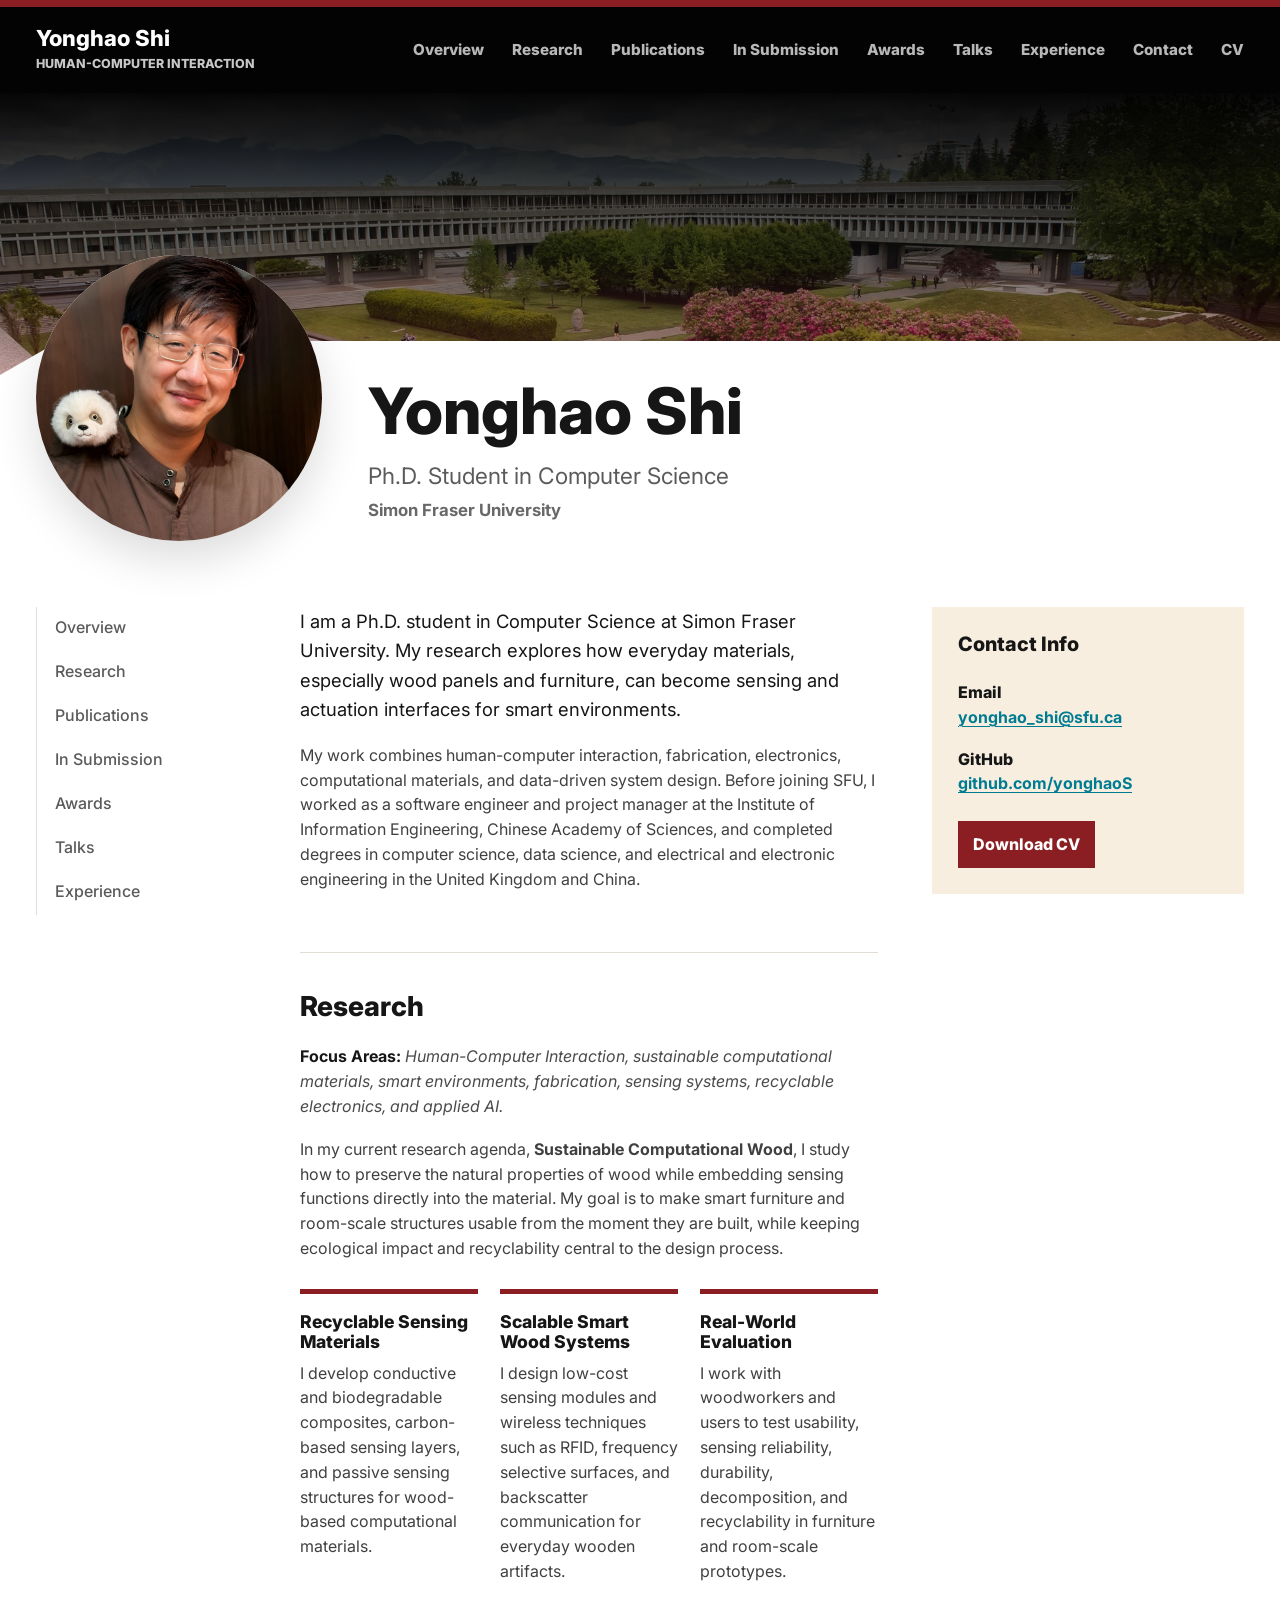
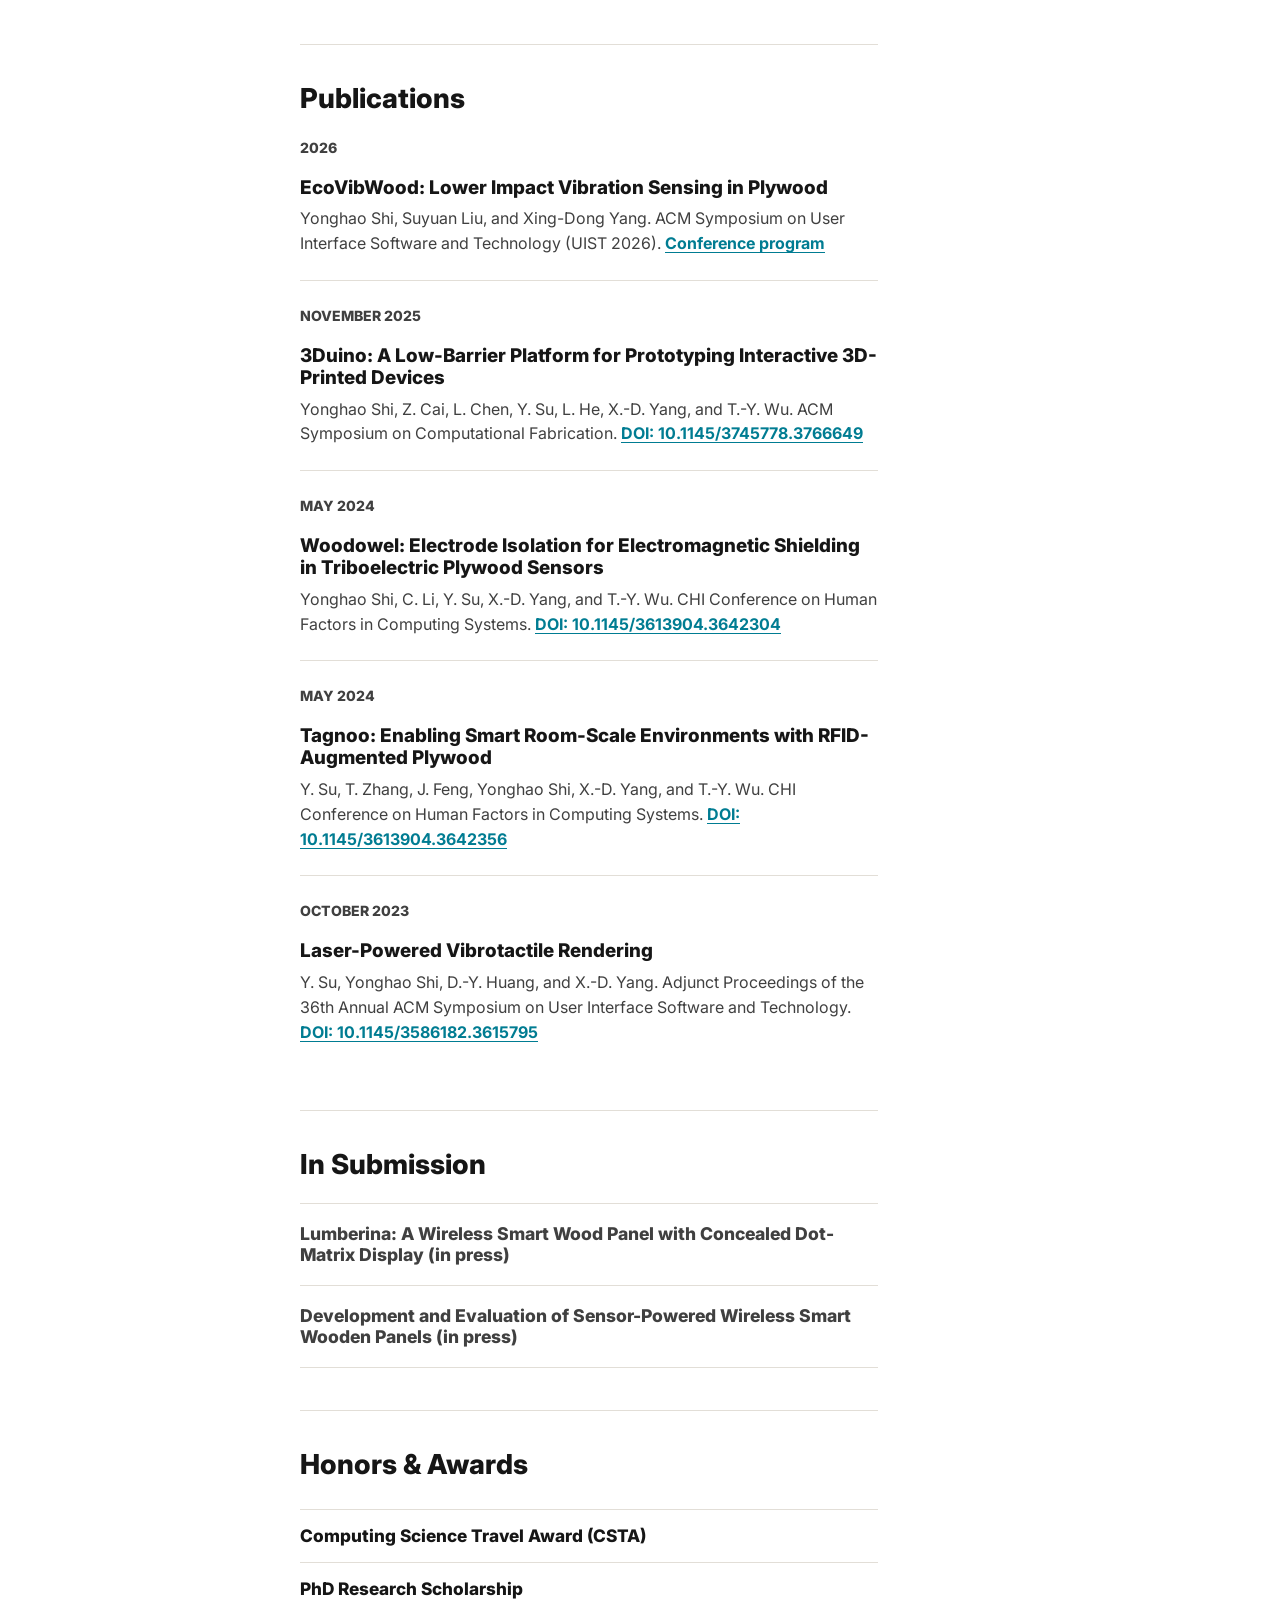
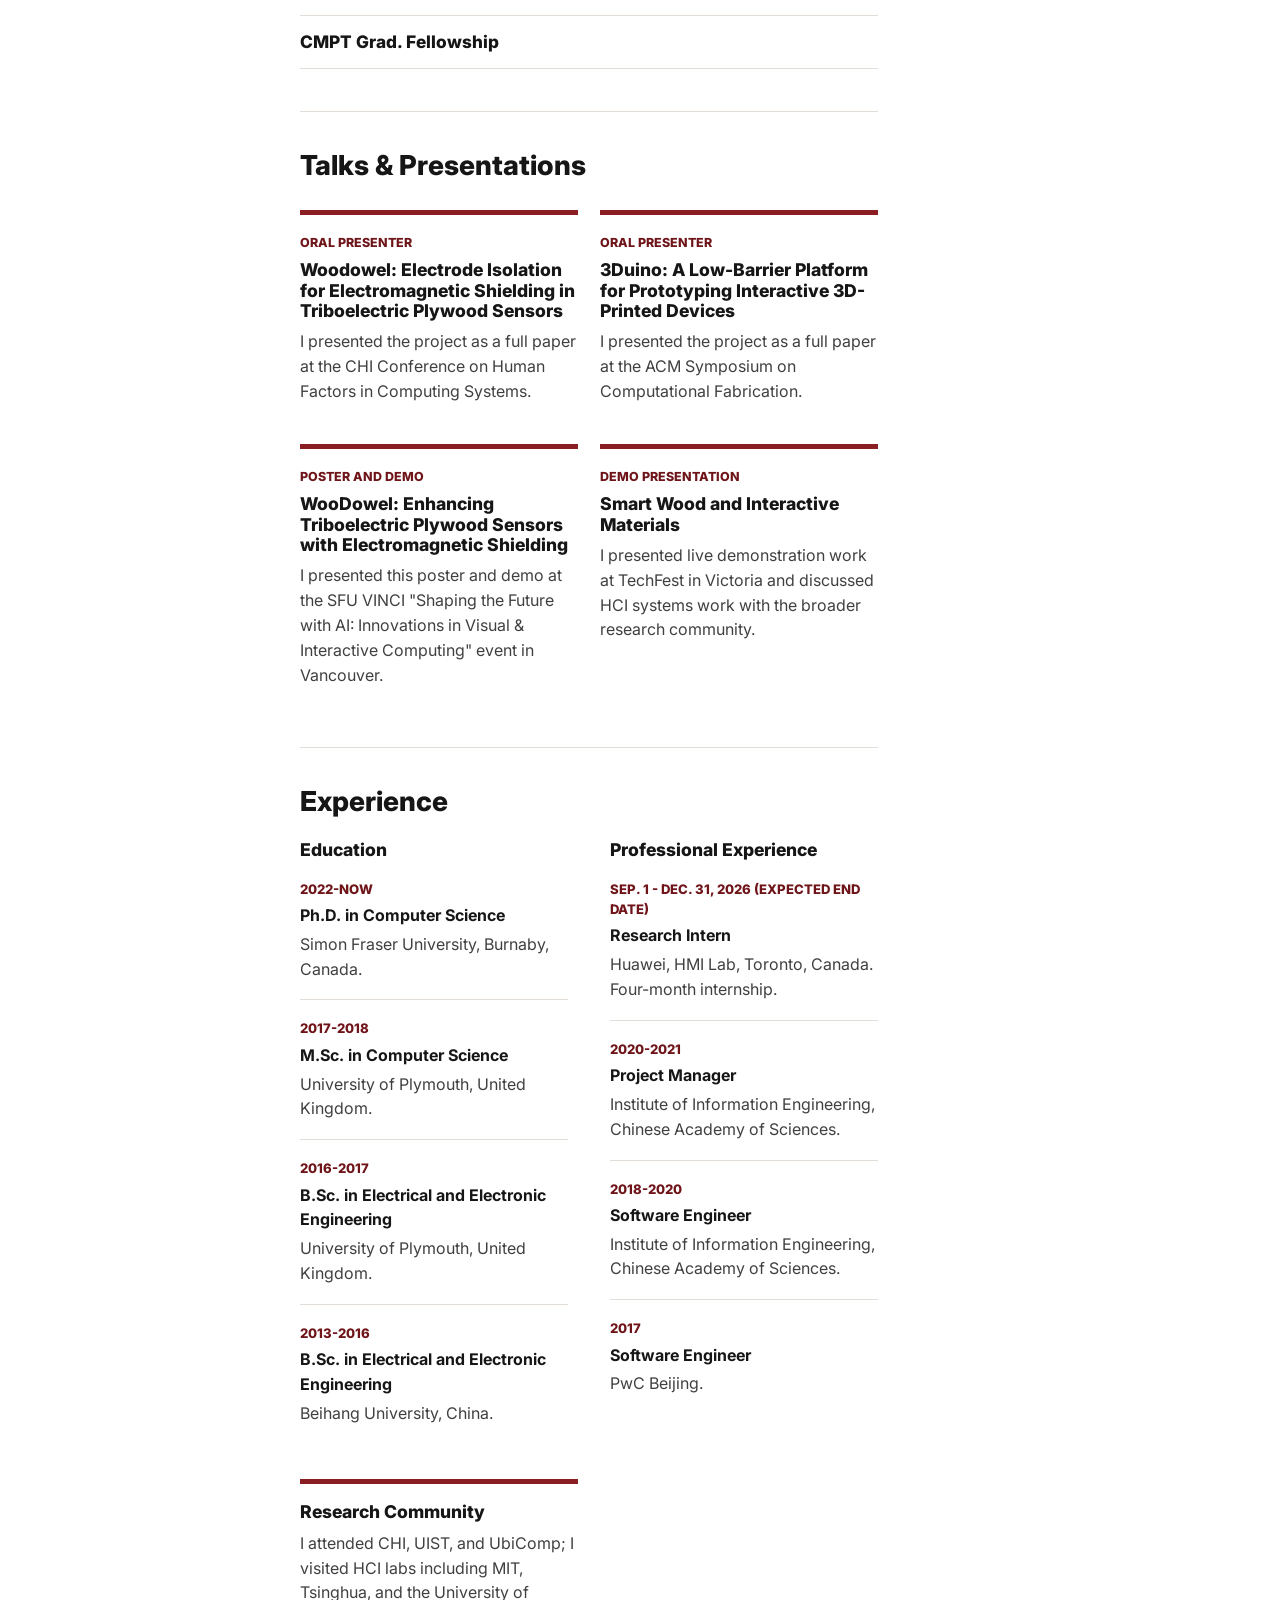
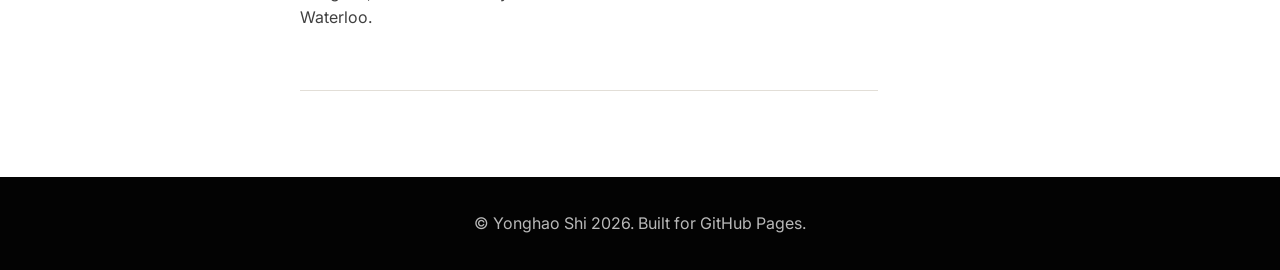
<file: index.html>
<!DOCTYPE html>
<html lang="en">

<head>
  <meta charset="utf-8" />
  <meta name="viewport" content="width=device-width, initial-scale=1" />
  <meta name="description" content="I am a Ph.D. student in Computer Science at Simon Fraser University, researching human-computer interaction, sustainable computational wood, smart environments, and computational materials." />
  <meta name="author" content="Yonghao Shi" />
  <meta name="robots" content="index, follow" />
  <meta name="googlebot" content="index, follow" />
  <title>Yonghao Shi | HCI Ph.D. Student at Simon Fraser University</title>
  <link rel="canonical" href="https://yonghaos.github.io/" />
  <link rel="me" href="https://github.com/yonghaoS" />
  <link rel="sitemap" type="application/xml" href="https://yonghaos.github.io/sitemap.xml" />
  <meta property="og:type" content="profile" />
  <meta property="og:title" content="Yonghao Shi | HCI Ph.D. Student at Simon Fraser University" />
  <meta property="og:description" content="Yonghao Shi is a Ph.D. student in Computer Science at Simon Fraser University researching HCI, smart environments, sustainable computational wood, and computational materials." />
  <meta property="og:url" content="https://yonghaos.github.io/" />
  <meta property="og:site_name" content="Yonghao Shi" />
  <meta property="og:image" content="https://yonghaos.github.io/static/assets/img/photo-retouched.png" />
  <meta name="twitter:card" content="summary" />
  <meta name="twitter:title" content="Yonghao Shi | HCI Ph.D. Student at Simon Fraser University" />
  <meta name="twitter:description" content="Researching HCI, smart environments, sustainable computational wood, and computational materials at Simon Fraser University." />
  <meta name="twitter:image" content="https://yonghaos.github.io/static/assets/img/photo-retouched.png" />
  <script type="application/ld+json">
    {
      "@context": "https://schema.org",
      "@type": "Person",
      "@id": "https://yonghaos.github.io/#person",
      "name": "Yonghao Shi",
      "givenName": "Yonghao",
      "familyName": "Shi",
      "url": "https://yonghaos.github.io/",
      "image": "https://yonghaos.github.io/static/assets/img/photo-retouched.png",
      "email": "mailto:yonghao_shi@sfu.ca",
      "jobTitle": "Ph.D. Student in Computer Science",
      "affiliation": {
        "@type": "CollegeOrUniversity",
        "name": "Simon Fraser University",
        "url": "https://www.sfu.ca/"
      },
      "sameAs": [
        "https://github.com/yonghaoS"
      ],
      "knowsAbout": [
        "Human-Computer Interaction",
        "Smart Environments",
        "Computational Materials",
        "Sustainable Computational Wood",
        "RFID-Augmented Environments",
        "Applied AI"
      ],
      "subjectOf": [
        {
          "@type": "ScholarlyArticle",
          "name": "3Duino: A Low-Barrier Platform for Prototyping Interactive 3D-Printed Devices",
          "url": "https://doi.org/10.1145/3745778.3766649"
        },
        {
          "@type": "ScholarlyArticle",
          "name": "Woodowel: Electrode Isolation for Electromagnetic Shielding in Triboelectric Plywood Sensors",
          "url": "https://doi.org/10.1145/3613904.3642304"
        },
        {
          "@type": "ScholarlyArticle",
          "name": "Tagnoo: Enabling Smart Room-Scale Environments with RFID-Augmented Plywood",
          "url": "https://doi.org/10.1145/3613904.3642356"
        },
        {
          "@type": "ScholarlyArticle",
          "name": "Laser-Powered Vibrotactile Rendering",
          "url": "https://doi.org/10.1145/3586182.3615795"
        }
      ]
    }
  </script>
  <link rel="preconnect" href="https://fonts.googleapis.com" />
  <link rel="preconnect" href="https://fonts.gstatic.com" crossorigin />
  <link href="https://fonts.googleapis.com/css2?family=Inter:wght@400;500;600;700;800&display=swap" rel="stylesheet" />
  <link rel="stylesheet" href="static/css/main.css" />
</head>

<body>
  <a class="skip-link" href="#main-content">Skip to content</a>

  <header class="site-header">
    <div class="header-rule" aria-hidden="true"></div>
    <nav class="main-nav" aria-label="Primary navigation">
      <a class="site-brand" href="#home" aria-label="Yonghao Shi homepage">
        <span>Yonghao Shi</span>
        <strong>Human-Computer Interaction</strong>
      </a>
      <button class="nav-toggle" type="button" aria-expanded="false" aria-controls="primary-menu">
        <span>Menu</span>
      </button>
      <div class="nav-links" id="primary-menu">
        <a href="#overview">Overview</a>
        <a href="#research">Research</a>
        <a href="#publications">Publications</a>
        <a href="#submissions">In Submission</a>
        <a href="#awards">Awards</a>
        <a href="#talks">Talks</a>
        <a href="#experience">Experience</a>
        <a href="#contact">Contact</a>
        <a href="static/assets/Yonghao_Shi_CV_2026.pdf">CV</a>
      </div>
    </nav>
  </header>

  <main id="main-content">
    <section class="profile-hero" id="home" aria-label="Profile introduction">
      <div class="hero-band" aria-hidden="true"></div>
      <div class="hero-shell">
        <div class="portrait-frame">
          <img src="static/assets/img/photo-retouched.png" alt="Portrait of Yonghao Shi" />
        </div>
        <div class="identity">
          <h1>Yonghao Shi</h1>
          <p class="role">Ph.D. Student in Computer Science</p>
          <p class="affiliation">Simon Fraser University</p>
        </div>
      </div>
    </section>

    <div class="profile-layout">
      <aside class="section-nav" aria-label="Page sections">
        <a href="#overview">Overview</a>
        <a href="#research">Research</a>
        <a href="#publications">Publications</a>
        <a href="#submissions">In Submission</a>
        <a href="#awards">Awards</a>
        <a href="#talks">Talks</a>
        <a href="#experience">Experience</a>
      </aside>

      <article class="profile-content">
        <section class="content-block overview-block" id="overview">
          <p class="intro">
            I am a Ph.D. student in Computer Science at Simon Fraser University. My research explores
            how everyday materials, especially wood panels and furniture, can become sensing
            and actuation interfaces for smart environments.
          </p>
          <p>
            My work combines human-computer interaction, fabrication, electronics, computational
            materials, and data-driven system design. Before joining SFU, I worked as a software engineer
            and project manager at the Institute of Information Engineering, Chinese Academy of Sciences,
            and completed degrees in computer science, data science, and electrical and
            electronic engineering in the United Kingdom and China.
          </p>
        </section>

        <section class="content-block" id="research">
          <h2>Research</h2>
          <p class="focus-line">
            <strong>Focus Areas:</strong> Human-Computer Interaction, sustainable computational
            materials, smart environments, fabrication, sensing systems, recyclable electronics, and
            applied AI.
          </p>
          <p>
            In my current research agenda, <strong>Sustainable Computational Wood</strong>, I study how
            to preserve the natural properties of wood while embedding sensing functions directly into
            the material. My goal is to make smart furniture and room-scale structures usable from the
            moment they are built, while keeping ecological impact and recyclability central to the
            design process.
          </p>

          <div class="research-list" aria-label="Research directions">
            <article>
              <h3>Recyclable Sensing Materials</h3>
              <p>
                I develop conductive and biodegradable composites, carbon-based sensing layers, and
                passive sensing structures for wood-based computational materials.
              </p>
            </article>
            <article>
              <h3>Scalable Smart Wood Systems</h3>
              <p>
                I design low-cost sensing modules and wireless techniques such as RFID, frequency
                selective surfaces, and backscatter communication for everyday wooden artifacts.
              </p>
            </article>
            <article>
              <h3>Real-World Evaluation</h3>
              <p>
                I work with woodworkers and users to test usability, sensing reliability, durability,
                decomposition, and recyclability in furniture and room-scale prototypes.
              </p>
            </article>
          </div>
        </section>

        <section class="content-block" id="publications">
          <h2>Publications</h2>
          <div class="publication-list">
            <article class="publication">
              <p class="pub-date">2026</p>
              <h3>EcoVibWood: Lower Impact Vibration Sensing in Plywood</h3>
              <p>
                Yonghao Shi, Suyuan Liu, and Xing-Dong Yang.
                ACM Symposium on User Interface Software and Technology (UIST 2026).
                <a href="https://programs.sigchi.org/uist/2026/program/content/262722">Conference program</a>
              </p>
            </article>
            <article class="publication">
              <p class="pub-date">November 2025</p>
              <h3>3Duino: A Low-Barrier Platform for Prototyping Interactive 3D-Printed Devices</h3>
              <p>
                Yonghao Shi, Z. Cai, L. Chen, Y. Su, L. He, X.-D. Yang, and T.-Y. Wu.
                ACM Symposium on Computational Fabrication.
                <a href="https://doi.org/10.1145/3745778.3766649">DOI: 10.1145/3745778.3766649</a>
              </p>
            </article>
            <article class="publication">
              <p class="pub-date">May 2024</p>
              <h3>Woodowel: Electrode Isolation for Electromagnetic Shielding in Triboelectric Plywood Sensors</h3>
              <p>
                Yonghao Shi, C. Li, Y. Su, X.-D. Yang, and T.-Y. Wu.
                CHI Conference on Human Factors in Computing Systems.
                <a href="https://doi.org/10.1145/3613904.3642304">DOI: 10.1145/3613904.3642304</a>
              </p>
            </article>
            <article class="publication">
              <p class="pub-date">May 2024</p>
              <h3>Tagnoo: Enabling Smart Room-Scale Environments with RFID-Augmented Plywood</h3>
              <p>
                Y. Su, T. Zhang, J. Feng, Yonghao Shi, X.-D. Yang, and T.-Y. Wu.
                CHI Conference on Human Factors in Computing Systems.
                <a href="https://doi.org/10.1145/3613904.3642356">DOI: 10.1145/3613904.3642356</a>
              </p>
            </article>
            <article class="publication">
              <p class="pub-date">October 2023</p>
              <h3>Laser-Powered Vibrotactile Rendering</h3>
              <p>
                Y. Su, Yonghao Shi, D.-Y. Huang, and X.-D. Yang.
                Adjunct Proceedings of the 36th Annual ACM Symposium on User Interface Software and Technology.
                <a href="https://dl-acm-org.proxy.lib.sfu.ca/doi/10.1145/3586182.3615795">DOI: 10.1145/3586182.3615795</a>
              </p>
            </article>
          </div>
        </section>

        <section class="content-block" id="submissions">
          <h2>In Submission</h2>
          <div class="submission-list">
            <article>
              <h3>Lumberina: A Wireless Smart Wood Panel with Concealed Dot-Matrix Display (in press)</h3>
            </article>
            <article>
              <h3>Development and Evaluation of Sensor-Powered Wireless Smart Wooden Panels (in press)</h3>
            </article>
          </div>
        </section>

        <section class="content-block" id="awards">
          <h2>Honors & Awards</h2>
          <div class="award-list">
            <article>
              <h3>Computing Science Travel Award (CSTA)</h3>
            </article>
            <article>
              <h3>PhD Research Scholarship</h3>
            </article>
            <article>
              <h3>CMPT Grad. Fellowship</h3>
            </article>
          </div>
        </section>

        <section class="content-block" id="talks">
          <h2>Talks & Presentations</h2>
          <div class="talk-list">
            <article>
              <span>Oral presenter</span>
              <h3>Woodowel: Electrode Isolation for Electromagnetic Shielding in Triboelectric Plywood Sensors</h3>
              <p>I presented the project as a full paper at the CHI Conference on Human Factors in Computing Systems.</p>
            </article>
            <article>
              <span>Oral presenter</span>
              <h3>3Duino: A Low-Barrier Platform for Prototyping Interactive 3D-Printed Devices</h3>
              <p>I presented the project as a full paper at the ACM Symposium on Computational Fabrication.</p>
            </article>
            <article>
              <span>Poster and demo</span>
              <h3>WooDowel: Enhancing Triboelectric Plywood Sensors with Electromagnetic Shielding</h3>
              <p>I presented this poster and demo at the SFU VINCI "Shaping the Future with AI: Innovations in Visual & Interactive Computing" event in Vancouver.</p>
            </article>
            <article>
              <span>Demo presentation</span>
              <h3>Smart Wood and Interactive Materials</h3>
              <p>I presented live demonstration work at TechFest in Victoria and discussed HCI systems work with the broader research community.</p>
            </article>
          </div>
        </section>

        <section class="content-block" id="experience">
          <h2>Experience</h2>
          <div class="experience-grid">
            <div>
              <h3>Education</h3>
              <ol class="timeline">
                <li>
                  <span>2022-now</span>
                  <strong>Ph.D. in Computer Science</strong>
                  <p>Simon Fraser University, Burnaby, Canada.</p>
                </li>
                <li>
                  <span>2017-2018</span>
                  <strong>M.Sc. in Computer Science</strong>
                  <p>University of Plymouth, United Kingdom.</p>
                </li>
                <li>
                  <span>2016-2017</span>
                  <strong>B.Sc. in Electrical and Electronic Engineering</strong>
                  <p>University of Plymouth, United Kingdom.</p>
                </li>
                <li>
                  <span>2013-2016</span>
                  <strong>B.Sc. in Electrical and Electronic Engineering</strong>
                  <p>Beihang University, China.</p>
                </li>
              </ol>
            </div>
            <div>
              <h3>Professional Experience</h3>
              <ol class="timeline">
                <li>
                  <span>Sep. 1 - Dec. 31, 2026 (expected end date)</span>
                  <strong>Research Intern</strong>
                  <p>Huawei, HMI Lab, Toronto, Canada. Four-month internship.</p>
                </li>
                <li>
                  <span>2020-2021</span>
                  <strong>Project Manager</strong>
                  <p>Institute of Information Engineering, Chinese Academy of Sciences.</p>
                </li>
                <li>
                  <span>2018-2020</span>
                  <strong>Software Engineer</strong>
                  <p>Institute of Information Engineering, Chinese Academy of Sciences.</p>
                </li>
                <li>
                  <span>2017</span>
                  <strong>Software Engineer</strong>
                  <p>PwC Beijing.</p>
                </li>
              </ol>
            </div>
          </div>

          <div class="notes-grid">
            <article>
              <h3>Research Community</h3>
              <p>
                I attended CHI, UIST, and UbiComp; I visited HCI labs including MIT, Tsinghua, and the
                University of Waterloo.
              </p>
            </article>
          </div>
        </section>
      </article>

      <aside class="contact-card" id="contact" aria-label="Contact information">
        <h2>Contact Info</h2>
        <dl>
          <div>
            <dt>Email</dt>
            <dd><a href="mailto:yonghao_shi@sfu.ca">yonghao_shi@sfu.ca</a></dd>
          </div>
          <div>
            <dt>GitHub</dt>
            <dd><a href="https://github.com/yonghaoS">github.com/yonghaoS</a></dd>
          </div>
        </dl>
        <a class="cv-link" href="static/assets/Yonghao_Shi_CV_2026.pdf">Download CV</a>
      </aside>
    </div>
  </main>

  <footer class="site-footer">
    <p>&copy; Yonghao Shi 2026. Built for GitHub Pages.</p>
  </footer>

  <script>
    const toggle = document.querySelector(".nav-toggle");
    const menu = document.querySelector(".nav-links");

    toggle.addEventListener("click", () => {
      const isOpen = toggle.getAttribute("aria-expanded") === "true";
      toggle.setAttribute("aria-expanded", String(!isOpen));
      menu.classList.toggle("is-open");
    });

    menu.querySelectorAll("a").forEach((link) => {
      link.addEventListener("click", () => {
        toggle.setAttribute("aria-expanded", "false");
        menu.classList.remove("is-open");
      });
    });
  </script>
</body>

</html>
</file>
<file: static/css/main.css>
:root {
  --maroon: #8b1e22;
  --maroon-dark: #6f1519;
  --black: #030303;
  --ink: #161616;
  --body: #404040;
  --muted: #686868;
  --link: #007c92;
  --paper: #ffffff;
  --cream: #f7eedf;
  --wash: #f5f3ef;
  --line: #e2ded7;
  --shadow: 0 18px 45px rgba(0, 0, 0, 0.14);
}

* {
  box-sizing: border-box;
}

html {
  scroll-behavior: smooth;
}

body {
  margin: 0;
  background: var(--paper);
  color: var(--body);
  font-family: "Inter", Arial, sans-serif;
  font-size: 16px;
  line-height: 1.55;
  letter-spacing: 0;
}

a {
  color: var(--link);
  font-weight: 700;
  text-decoration-thickness: 1px;
  text-underline-offset: 3px;
}

img {
  max-width: 100%;
}

.skip-link {
  position: absolute;
  left: 16px;
  top: -48px;
  z-index: 100;
  padding: 10px 14px;
  background: var(--paper);
  color: var(--ink);
}

.skip-link:focus {
  top: 16px;
}

.site-header {
  position: sticky;
  top: 0;
  z-index: 50;
  background: var(--black);
  box-shadow: 0 2px 16px rgba(0, 0, 0, 0.28);
}

.header-rule {
  height: 7px;
  background: var(--maroon);
}

.main-nav {
  width: min(1320px, calc(100% - 72px));
  min-height: 86px;
  margin: 0 auto;
  display: flex;
  align-items: center;
  justify-content: space-between;
  gap: 32px;
}

.site-brand {
  min-width: 260px;
  color: var(--paper);
  text-decoration: none;
}

.site-brand span,
.site-brand strong {
  display: block;
}

.site-brand span {
  font-size: 1.38rem;
  font-weight: 800;
  line-height: 1.1;
}

.site-brand strong {
  margin-top: 4px;
  color: rgba(255, 255, 255, 0.78);
  font-size: 0.78rem;
  font-weight: 800;
  text-transform: uppercase;
}

.nav-links {
  display: flex;
  align-items: center;
  justify-content: flex-end;
  gap: 28px;
}

.nav-links a {
  color: rgba(255, 255, 255, 0.72);
  font-size: 0.95rem;
  font-weight: 800;
  text-decoration: none;
  white-space: nowrap;
}

.nav-links a:hover,
.nav-links a:focus {
  color: var(--paper);
}

.nav-toggle {
  display: none;
  min-width: 78px;
  min-height: 42px;
  border: 1px solid rgba(255, 255, 255, 0.36);
  border-radius: 0;
  background: transparent;
  color: var(--paper);
  font: inherit;
  font-weight: 800;
}

.profile-hero {
  position: relative;
  overflow: hidden;
  background: var(--paper);
}

.hero-band {
  min-height: 300px;
  background:
    linear-gradient(180deg, rgba(0, 0, 0, 0.96), rgba(0, 0, 0, 0.58) 52%, rgba(139, 30, 34, 0.32)),
    url("../assets/img/background.jpeg");
  background-position: center 42%;
  background-size: cover;
}

.profile-hero::after {
  content: "";
  position: absolute;
  left: -4vw;
  right: -4vw;
  top: 248px;
  height: 132px;
  background: var(--paper);
  clip-path: polygon(0 48%, 8% 0, 96% 0, 100% 0, 100% 100%, 0 100%);
}

.hero-shell {
  position: relative;
  z-index: 2;
  width: min(1320px, calc(100% - 72px));
  margin: -138px auto 0;
  padding-bottom: 58px;
  display: grid;
  grid-template-columns: 286px minmax(0, 1fr);
  gap: 46px;
  align-items: end;
}

.portrait-frame {
  width: 286px;
  height: 286px;
  border-radius: 50%;
  overflow: hidden;
  background: var(--paper);
  box-shadow: var(--shadow);
}

.portrait-frame img {
  width: 100%;
  height: 100%;
  display: block;
  object-fit: cover;
  object-position: center 18%;
}

.identity {
  padding: 0 0 18px;
}

.breadcrumb,
.pub-date,
.submission-list span {
  margin: 0 0 8px;
  color: var(--maroon);
  font-size: 0.88rem;
  font-weight: 800;
  text-transform: uppercase;
}

h1,
h2,
h3,
p {
  margin-top: 0;
}

h1,
h2,
h3 {
  color: var(--ink);
  line-height: 1.16;
  letter-spacing: 0;
}

h1 {
  margin-bottom: 10px;
  font-size: clamp(2.6rem, 5vw, 4.7rem);
  font-weight: 800;
}

h2 {
  margin-bottom: 22px;
  font-size: 1.72rem;
  font-weight: 800;
}

h3 {
  margin-bottom: 8px;
  font-size: 1.1rem;
  font-weight: 800;
}

.role {
  margin-bottom: 4px;
  color: #5b5b5b;
  font-size: 1.42rem;
}

.affiliation {
  margin: 0;
  color: var(--muted);
  font-size: 1.05rem;
  font-weight: 700;
}

.profile-layout {
  width: min(1320px, calc(100% - 72px));
  margin: 0 auto;
  padding: 8px 0 86px;
  display: grid;
  grid-template-columns: 210px minmax(0, 1fr) 312px;
  gap: 54px;
  align-items: start;
}

.section-nav {
  position: sticky;
  top: 118px;
  padding-left: 18px;
  border-left: 1px solid var(--line);
}

.section-nav a {
  display: block;
  min-height: 44px;
  padding: 8px 0;
  color: #5a5a5a;
  font-size: 1rem;
  font-weight: 500;
  text-decoration: none;
}

.section-nav a:hover,
.section-nav a:focus {
  color: var(--maroon);
}

.profile-content {
  min-width: 0;
}

.content-block,
.contact-card {
  scroll-margin-top: 124px;
}

.content-block {
  padding-bottom: 42px;
  margin-bottom: 38px;
  border-bottom: 1px solid var(--line);
}

.content-block:last-child {
  margin-bottom: 0;
}

.content-block p {
  margin-bottom: 18px;
}

.intro {
  color: var(--ink);
  font-size: 1.15rem;
  line-height: 1.6;
}

.focus-line {
  color: #4b4b4b;
  font-style: italic;
}

.focus-line strong {
  color: var(--ink);
  font-style: normal;
}

.research-list,
.talk-list,
.award-list,
.notes-grid {
  display: grid;
  grid-template-columns: repeat(3, minmax(0, 1fr));
  gap: 22px;
  margin-top: 28px;
}

.research-list article,
.talk-list article,
.award-list article,
.notes-grid article {
  padding-top: 18px;
  border-top: 5px solid var(--maroon);
}

.research-list p,
.talk-list p,
.award-list p,
.notes-grid p,
.publication p,
.submission-list h3,
.timeline p {
  color: var(--body);
}

.talk-list {
  grid-template-columns: repeat(2, minmax(0, 1fr));
}

.talk-list span {
  display: block;
  margin-bottom: 8px;
  color: var(--maroon-dark);
  font-size: 0.78rem;
  font-weight: 800;
  text-transform: uppercase;
}

.publication-list {
  display: grid;
  gap: 0;
}

.publication {
  padding: 24px 0;
  border-top: 1px solid var(--line);
}

.publication:first-child {
  padding-top: 0;
  border-top: 0;
}

.publication h3 {
  font-size: 1.18rem;
}

.publication p:last-child {
  margin-bottom: 0;
}

.pub-date {
  color: var(--maroon-dark);
}

.section-note {
  color: var(--muted);
}

.submission-list {
  display: grid;
  gap: 0;
  margin-top: 22px;
}

.submission-list article {
  padding: 20px 0;
  border-top: 1px solid var(--line);
}

.submission-list article:last-child {
  border-bottom: 1px solid var(--line);
}

.submission-list span {
  display: block;
  color: var(--maroon-dark);
  font-size: 0.78rem;
}

.submission-list h3 {
  max-width: 840px;
  margin: 0;
}

.award-list {
  display: grid;
  grid-template-columns: 1fr;
  gap: 0;
}

.award-list article {
  padding: 16px 0;
  border-top: 1px solid var(--line);
}

.award-list article:last-child {
  border-bottom: 1px solid var(--line);
}

.award-list h3 {
  margin: 0;
  font-size: 1.08rem;
}

.experience-grid {
  display: grid;
  grid-template-columns: 1fr 1fr;
  gap: 42px;
}

.timeline {
  margin: 18px 0 0;
  padding: 0;
  list-style: none;
}

.timeline li {
  padding: 18px 0;
  border-top: 1px solid var(--line);
}

.timeline li:first-child {
  padding-top: 0;
  border-top: 0;
}

.timeline span {
  display: block;
  margin-bottom: 4px;
  color: var(--maroon-dark);
  font-size: 0.82rem;
  font-weight: 800;
  text-transform: uppercase;
}

.timeline strong {
  display: block;
  margin-bottom: 4px;
  color: var(--ink);
}

.timeline p {
  margin: 0;
}

.notes-grid {
  grid-template-columns: repeat(2, minmax(0, 1fr));
  margin-top: 36px;
}

.contact-card {
  position: sticky;
  top: 118px;
  padding: 26px;
  background: var(--cream);
}

.contact-card h2 {
  margin-bottom: 24px;
  font-size: 1.24rem;
}

.contact-card dl,
.contact-card dd {
  margin: 0;
}

.contact-card div {
  margin-bottom: 17px;
}

.contact-card dt {
  color: var(--ink);
  font-weight: 800;
}

.contact-card dd {
  overflow-wrap: anywhere;
}

.cv-link {
  min-height: 44px;
  margin-top: 8px;
  padding: 11px 15px;
  display: inline-flex;
  align-items: center;
  justify-content: center;
  background: var(--maroon);
  color: var(--paper);
  font-weight: 800;
  text-decoration: none;
}

.cv-link:hover,
.cv-link:focus {
  background: var(--maroon-dark);
}

.site-footer {
  padding: 34px 36px;
  background: var(--black);
  color: rgba(255, 255, 255, 0.72);
  text-align: center;
}

.site-footer p {
  margin: 0;
}

@media (max-width: 1120px) {
  .main-nav,
  .hero-shell,
  .profile-layout {
    width: min(100% - 44px, 1320px);
  }

  .nav-links {
    gap: 18px;
  }

  .profile-layout {
    grid-template-columns: minmax(0, 1fr) 300px;
    gap: 36px;
  }

  .section-nav {
    display: none;
  }

  .research-list,
  .talk-list,
  .award-list {
    grid-template-columns: 1fr;
  }
}

@media (max-width: 1060px) {
  .main-nav {
    min-height: 74px;
    flex-wrap: wrap;
    padding: 14px 0;
  }

  .site-brand {
    min-width: 0;
  }

  .nav-toggle {
    display: inline-flex;
    align-items: center;
    justify-content: center;
  }

  .nav-links {
    width: 100%;
    display: none;
    padding: 14px 0 4px;
    flex-direction: column;
    align-items: stretch;
    gap: 0;
  }

  .nav-links.is-open {
    display: flex;
  }

  .nav-links a {
    min-height: 42px;
    padding: 8px 0;
  }
}

@media (max-width: 860px) {
  .header-rule {
    height: 6px;
  }

  .main-nav {
    min-height: 74px;
    flex-wrap: wrap;
    padding: 14px 0;
  }

  .site-brand {
    min-width: 0;
  }

  .site-brand span {
    font-size: 1.16rem;
  }

  .nav-toggle {
    display: inline-flex;
    align-items: center;
    justify-content: center;
  }

  .nav-links {
    width: 100%;
    display: none;
    padding: 14px 0 4px;
    flex-direction: column;
    align-items: stretch;
    gap: 0;
  }

  .nav-links.is-open {
    display: flex;
  }

  .nav-links a {
    min-height: 42px;
    padding: 8px 0;
  }

  .hero-band {
    min-height: 220px;
  }

  .profile-hero::after {
    top: 184px;
    height: 100px;
  }

  .hero-shell {
    margin-top: -112px;
    padding-bottom: 42px;
    grid-template-columns: 190px minmax(0, 1fr);
    gap: 28px;
  }

  .portrait-frame {
    width: 190px;
    height: 190px;
  }

  .profile-layout {
    grid-template-columns: 1fr;
    padding-bottom: 58px;
  }

  .contact-card {
    position: static;
    order: -1;
  }

  .experience-grid,
  .notes-grid {
    grid-template-columns: 1fr;
  }
}

@media (max-width: 640px) {
  body {
    font-size: 15px;
  }

  .main-nav,
  .hero-shell,
  .profile-layout {
    width: min(100% - 28px, 1320px);
  }

  .site-brand strong {
    font-size: 0.66rem;
  }

  .hero-band {
    min-height: 178px;
  }

  .profile-hero::after {
    top: 148px;
    height: 92px;
  }

  .hero-shell {
    margin-top: -82px;
    grid-template-columns: 1fr;
    gap: 20px;
  }

  .portrait-frame {
    width: 168px;
    height: 168px;
  }

  .identity {
    padding-bottom: 0;
  }

  .role {
    font-size: 1.12rem;
  }

  h2 {
    font-size: 1.44rem;
  }

  .intro {
    font-size: 1.04rem;
  }

  .content-block {
    padding-bottom: 34px;
    margin-bottom: 32px;
  }

  .contact-card {
    padding: 22px;
  }
}
</file>
